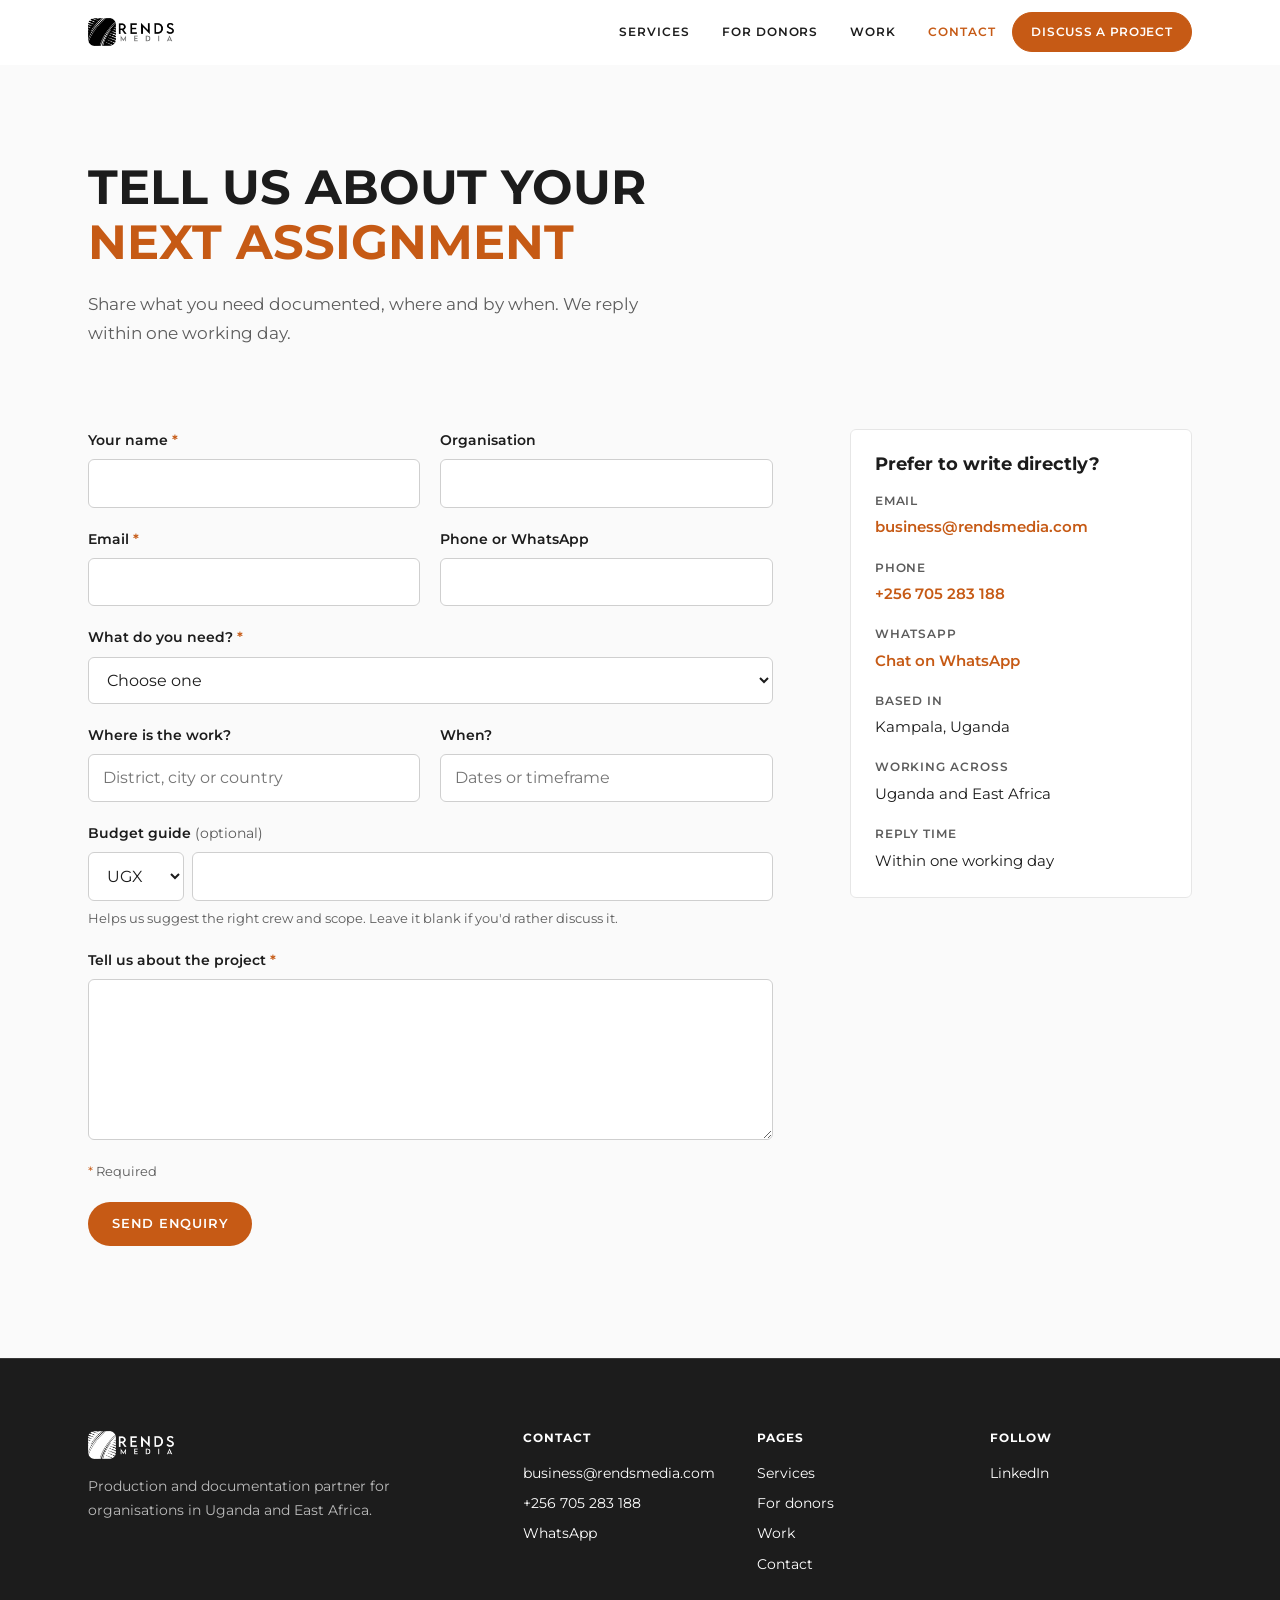
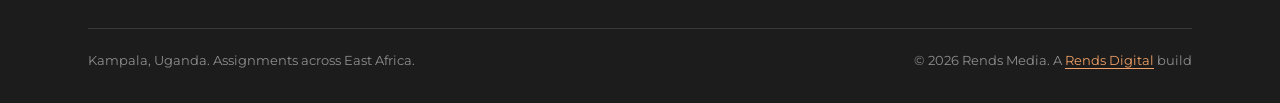
<file: site/contact.html>
<!doctype html>
<html lang="en">
<head>
  <meta charset="utf-8">
  <meta name="viewport" content="width=device-width, initial-scale=1">
  <title>Contact | Rends Media</title>
  <meta name="description" content="Rends Media is a Kampala-based production and documentation partner for NGOs, donors and institutions: impact documentation, independent visual audits, events and corporate communications.">
  <link rel="canonical" href="https://rendsmedia.com/contact.html">
  <meta property="og:type" content="website">
  <meta property="og:site_name" content="Rends Media">
  <meta property="og:title" content="Contact | Rends Media">
  <meta property="og:description" content="Rends Media is a Kampala-based production and documentation partner for NGOs, donors and institutions: impact documentation, independent visual audits, events and corporate communications.">
  <meta property="og:url" content="https://rendsmedia.com/contact.html">
  <meta property="og:image" content="https://rendsmedia.com/assets/img/photos/hero-classroom-1280.jpg">
  <meta name="twitter:card" content="summary_large_image">
  <link rel="icon" href="assets/img/icon-32.png" sizes="32x32">
  <link rel="apple-touch-icon" href="assets/img/icon-180.png">
  <link rel="preconnect" href="https://fonts.googleapis.com">
  <link rel="preconnect" href="https://fonts.gstatic.com" crossorigin>
  <link href="https://fonts.googleapis.com/css2?family=Montserrat:ital,wght@0,300;0,400;0,500;0,600;0,700;1,400;1,500&display=swap" rel="stylesheet">
  <link rel="stylesheet" href="assets/css/main.css?v=16">
</head>
<body>
  <a class="skip-link" href="#main">Skip to content</a>

  <header class="site-header">
    <div class="wrap">
      <a class="logo" href="index.html"><img src="assets/img/logo_black.png" alt="Rends Media" width="640" height="208"></a>
      <nav class="nav" id="site-nav" aria-label="Main">
        <a href="index.html#services">Services</a>
        <a href="donors">For donors</a>
        <a href="portfolio.html">Work</a>
        <a href="contact.html" aria-current="page">Contact</a>
      </nav>
      <a class="button header-cta" href="contact.html">Discuss a project</a>
      <button class="menu-toggle" type="button" aria-expanded="false" aria-controls="site-nav" aria-label="Open menu">
        <svg class="icon-open" viewBox="0 0 24 24" fill="none" stroke="currentColor" stroke-width="2" aria-hidden="true"><path d="M3 6h18M3 12h18M3 18h18"/></svg>
        <svg class="icon-close" viewBox="0 0 24 24" fill="none" stroke="currentColor" stroke-width="2" aria-hidden="true"><path d="M5 5l14 14M19 5L5 19"/></svg>
      </button>
    </div>
  </header>

  <main id="main">
    <section class="page-intro">
      <div class="wrap">
        <h1>Tell us about your <span class="hl">next assignment</span></h1>
        <p class="lead">Share what you need documented, where and by when. We reply within one working day.</p>
      </div>
    </section>

    <section class="contact-section">
      <div class="wrap contact">
        <div class="contact__form" id="form">
          <div class="notice notice--ok" id="notice-sent" role="status" hidden>
            <strong>Thank you, your enquiry has been sent.</strong>
            <span>We'll reply to the email address you gave within one working day.</span>
          </div>
          <div class="notice notice--error" id="notice-error" role="alert" hidden>
            <strong>Your enquiry didn't send.</strong>
            <span>Please check the required fields and try again, or email us directly at <a href="mailto:business@rendsmedia.com">business@rendsmedia.com</a>.</span>
          </div>

          <form class="form" action="contact.php" method="post" novalidate>
            <div class="form__row">
              <div class="field">
                <label for="f-name">Your name <span class="req" aria-hidden="true">*</span></label>
                <input id="f-name" name="name" type="text" autocomplete="name" required maxlength="120">
              </div>
              <div class="field">
                <label for="f-org">Organisation</label>
                <input id="f-org" name="organisation" type="text" autocomplete="organization" maxlength="160">
              </div>
            </div>
            <div class="form__row">
              <div class="field">
                <label for="f-email">Email <span class="req" aria-hidden="true">*</span></label>
                <input id="f-email" name="email" type="email" autocomplete="email" required maxlength="160">
              </div>
              <div class="field">
                <label for="f-phone">Phone or WhatsApp</label>
                <input id="f-phone" name="phone" type="tel" autocomplete="tel" maxlength="40">
              </div>
            </div>

            <div class="field">
              <label for="f-type">What do you need? <span class="req" aria-hidden="true">*</span></label>
              <select id="f-type" name="enquiry" required>
                <option value="">Choose one</option>
                <option value="impact">Impact documentation</option>
                <option value="audit">Visual audit / third-party monitoring</option>
                <option value="events">Event coverage</option>
                <option value="corporate">Corporate content</option>
                <option value="digital">Branding, design or website</option>
                <option value="other">Something else</option>
              </select>
            </div>

            <fieldset class="audit-extra" id="audit-extra" hidden>
              <legend>About the audit</legend>
              <div class="form__row">
                <div class="field">
                  <label for="f-sites">How many projects or sites?</label>
                  <input id="f-sites" name="audit_sites" type="text" maxlength="60" placeholder="e.g. 3 schools">
                </div>
                <div class="field">
                  <label for="f-districts">Which districts or countries?</label>
                  <input id="f-districts" name="audit_locations" type="text" maxlength="200">
                </div>
              </div>
            </fieldset>

            <div class="form__row">
              <div class="field">
                <label for="f-where">Where is the work?</label>
                <input id="f-where" name="location" type="text" maxlength="200" placeholder="District, city or country">
              </div>
              <div class="field">
                <label for="f-when">When?</label>
                <input id="f-when" name="timing" type="text" maxlength="120" placeholder="Dates or timeframe">
              </div>
            </div>

            <div class="field">
              <label for="f-budget">Budget guide <span class="optional">(optional)</span></label>
              <div class="budget">
                <select id="f-currency" name="currency" aria-label="Currency">
                  <option value="UGX">UGX</option>
                  <option value="USD">USD</option>
                </select>
                <input id="f-budget" name="budget" type="text" inputmode="numeric" maxlength="40" aria-describedby="budget-hint">
              </div>
              <p class="hint" id="budget-hint">Helps us suggest the right crew and scope. Leave it blank if you'd rather discuss it.</p>
            </div>

            <div class="field">
              <label for="f-message">Tell us about the project <span class="req" aria-hidden="true">*</span></label>
              <textarea id="f-message" name="message" rows="6" required maxlength="5000"></textarea>
            </div>

            <!-- Spam protection: humans never see or fill these -->
            <div class="hp" aria-hidden="true">
              <label for="f-website">Leave this empty</label>
              <input id="f-website" name="website" type="text" tabindex="-1" autocomplete="off">
            </div>
            <input type="hidden" name="started" id="f-started" value="">

            <p class="form__required"><span class="req" aria-hidden="true">*</span> Required</p>
            <button class="button" type="submit">Send enquiry</button>
          </form>
        </div>

        <aside class="contact__direct" aria-label="Other ways to reach us">
          <h2>Prefer to write directly?</h2>
          <dl>
            <dt>Email</dt>
            <dd><a href="mailto:business@rendsmedia.com">business@rendsmedia.com</a></dd>
            <dt>Phone</dt>
            <dd><a href="tel:+256705283188">+256 705 283 188</a></dd>
            <dt>WhatsApp</dt>
            <dd><a href="https://wa.me/256705283188" target="_blank" rel="noopener">Chat on WhatsApp</a></dd>
            <dt>Based in</dt>
            <dd>Kampala, Uganda</dd>
            <dt>Working across</dt>
            <dd>Uganda and East Africa</dd>
            <dt>Reply time</dt>
            <dd>Within one working day</dd>
          </dl>
        </aside>
      </div>
    </section>
  </main>

  <footer class="site-footer">
    <div class="wrap">
      <div class="footer-grid">
        <div class="footer-brand">
          <img src="assets/img/logo_white.png" alt="Rends Media" width="640" height="208">
          <p>Production and documentation partner for organisations in Uganda and East Africa.</p>
        </div>
        <div>
          <h2>Contact</h2>
          <ul>
            <li><a href="mailto:business@rendsmedia.com">business@rendsmedia.com</a></li>
            <li><a href="tel:+256705283188">+256 705 283 188</a></li>
            <li><a href="https://wa.me/256705283188" target="_blank" rel="noopener">WhatsApp</a></li>
          </ul>
        </div>
        <div>
          <h2>Pages</h2>
          <ul>
            <li><a href="index.html#services">Services</a></li>
            <li><a href="donors">For donors</a></li>
            <li><a href="portfolio.html">Work</a></li>
            <li><a href="contact.html">Contact</a></li>
          </ul>
        </div>
        <div>
          <h2>Follow</h2>
          <ul>
            <li><a href="https://ug.linkedin.com/company/rends" target="_blank" rel="noopener">LinkedIn</a></li>
          </ul>
        </div>
      </div>
      <div class="footer-base">
        <span>Kampala, Uganda. Assignments across East Africa.</span>
        <span>&copy; <span data-year>2026</span> Rends Media. A <a class="credit" href="https://digital.rendsmedia.com" target="_blank" rel="noopener">Rends Digital</a> build</span>
      </div>
    </div>
  </footer>

  <script src="assets/js/main.js?v=13"></script>
</body>
</html>
</file>
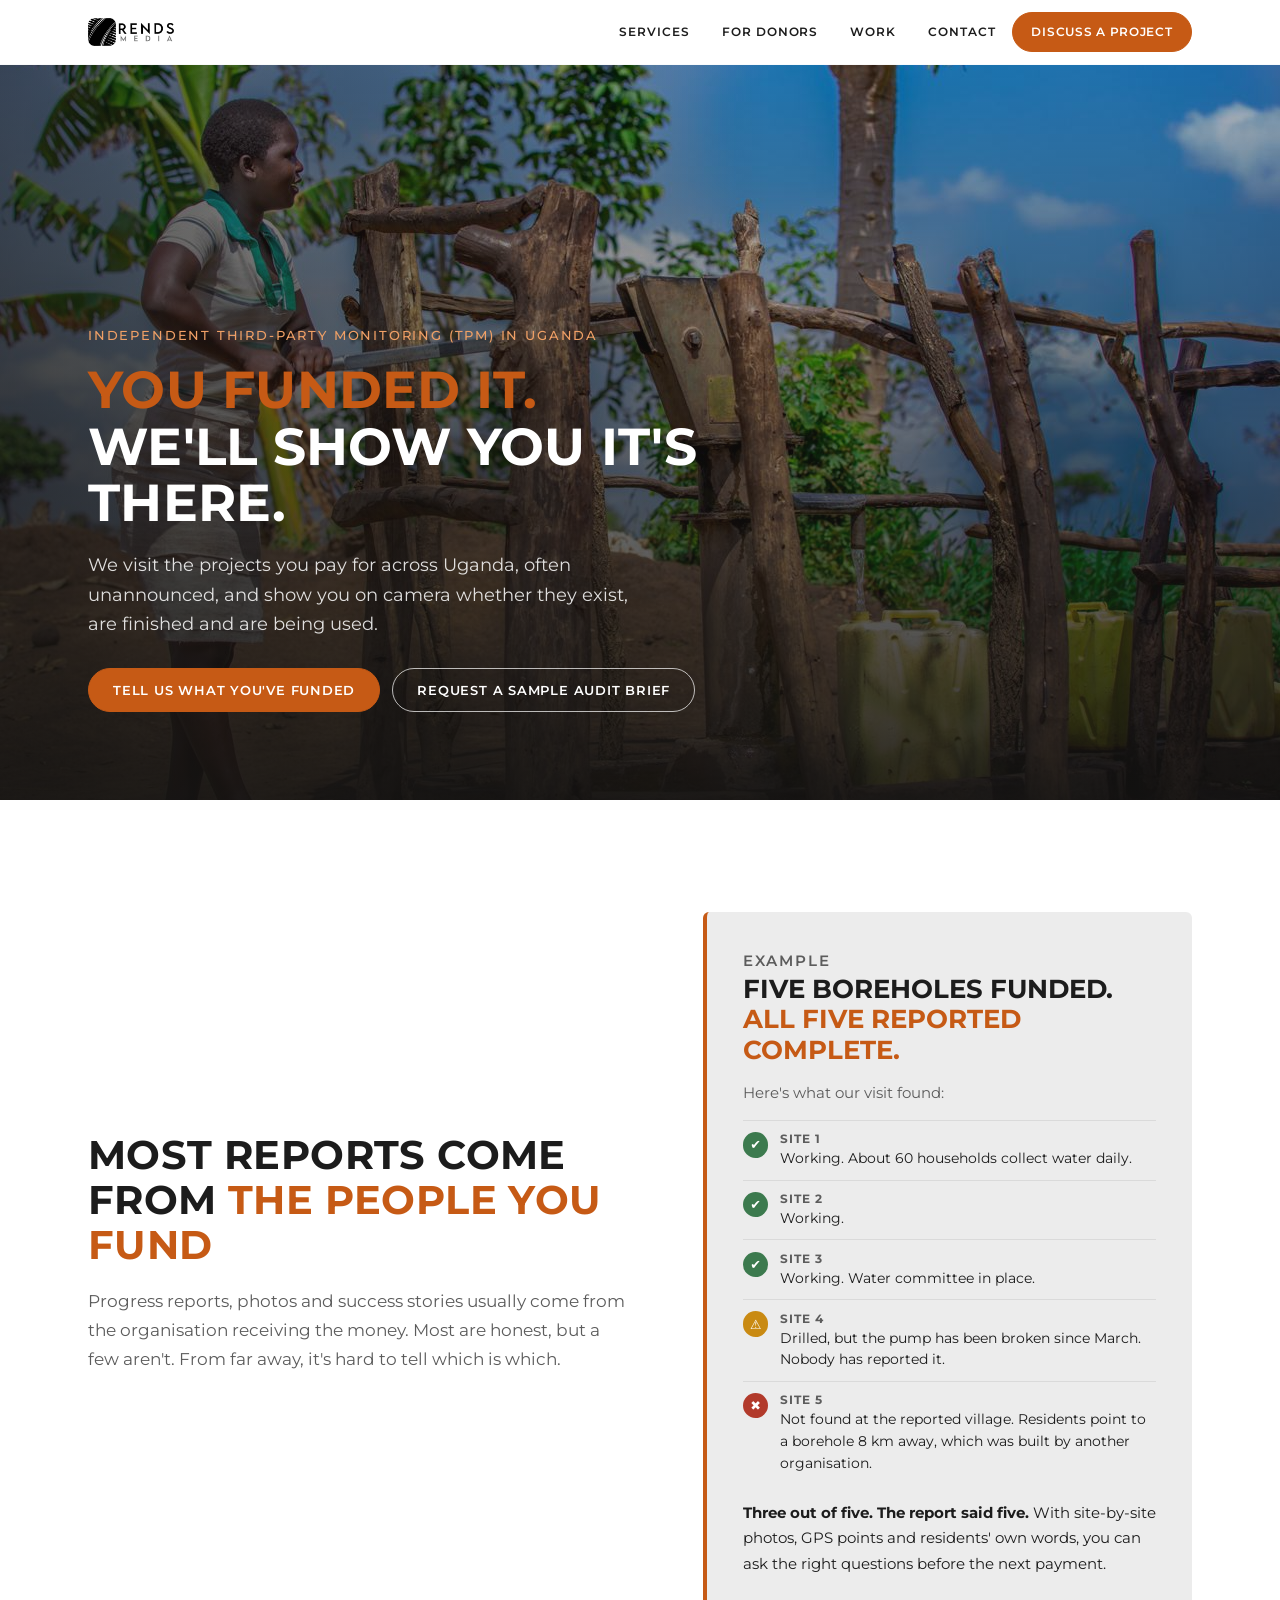
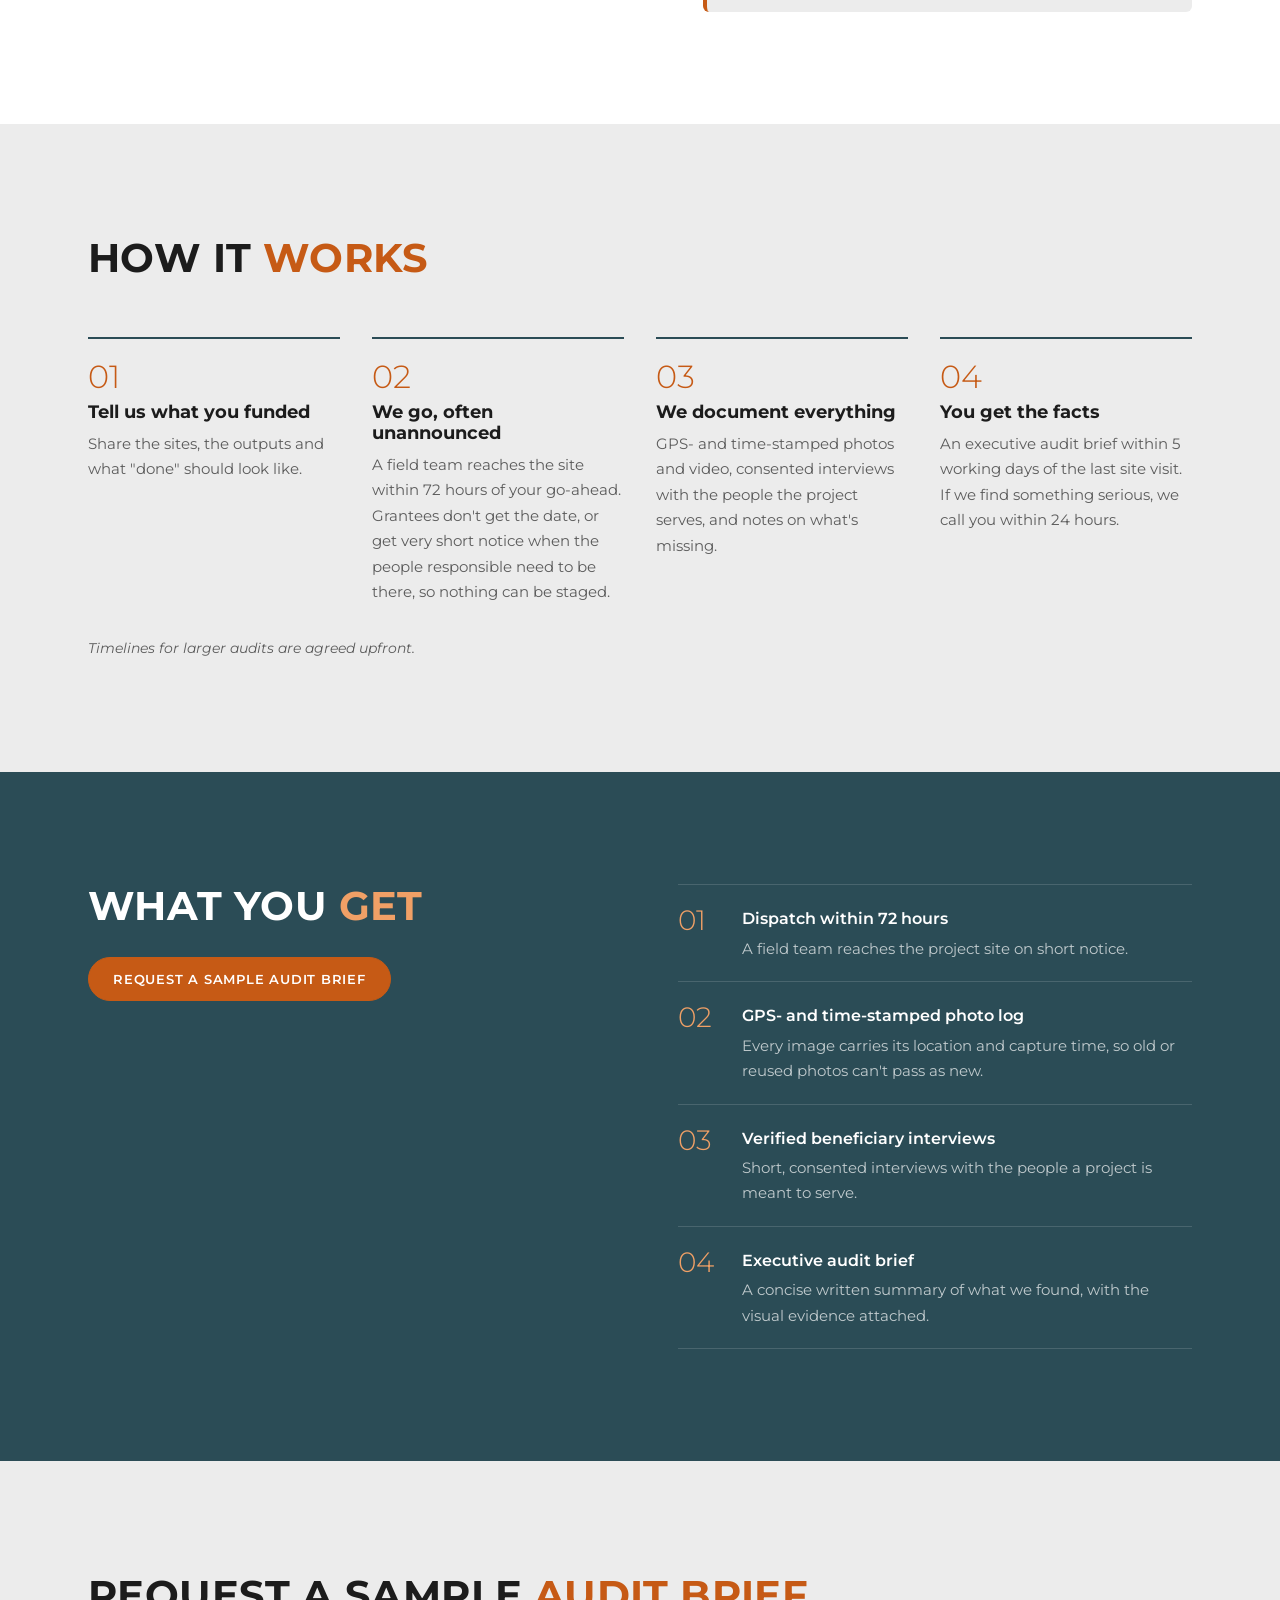
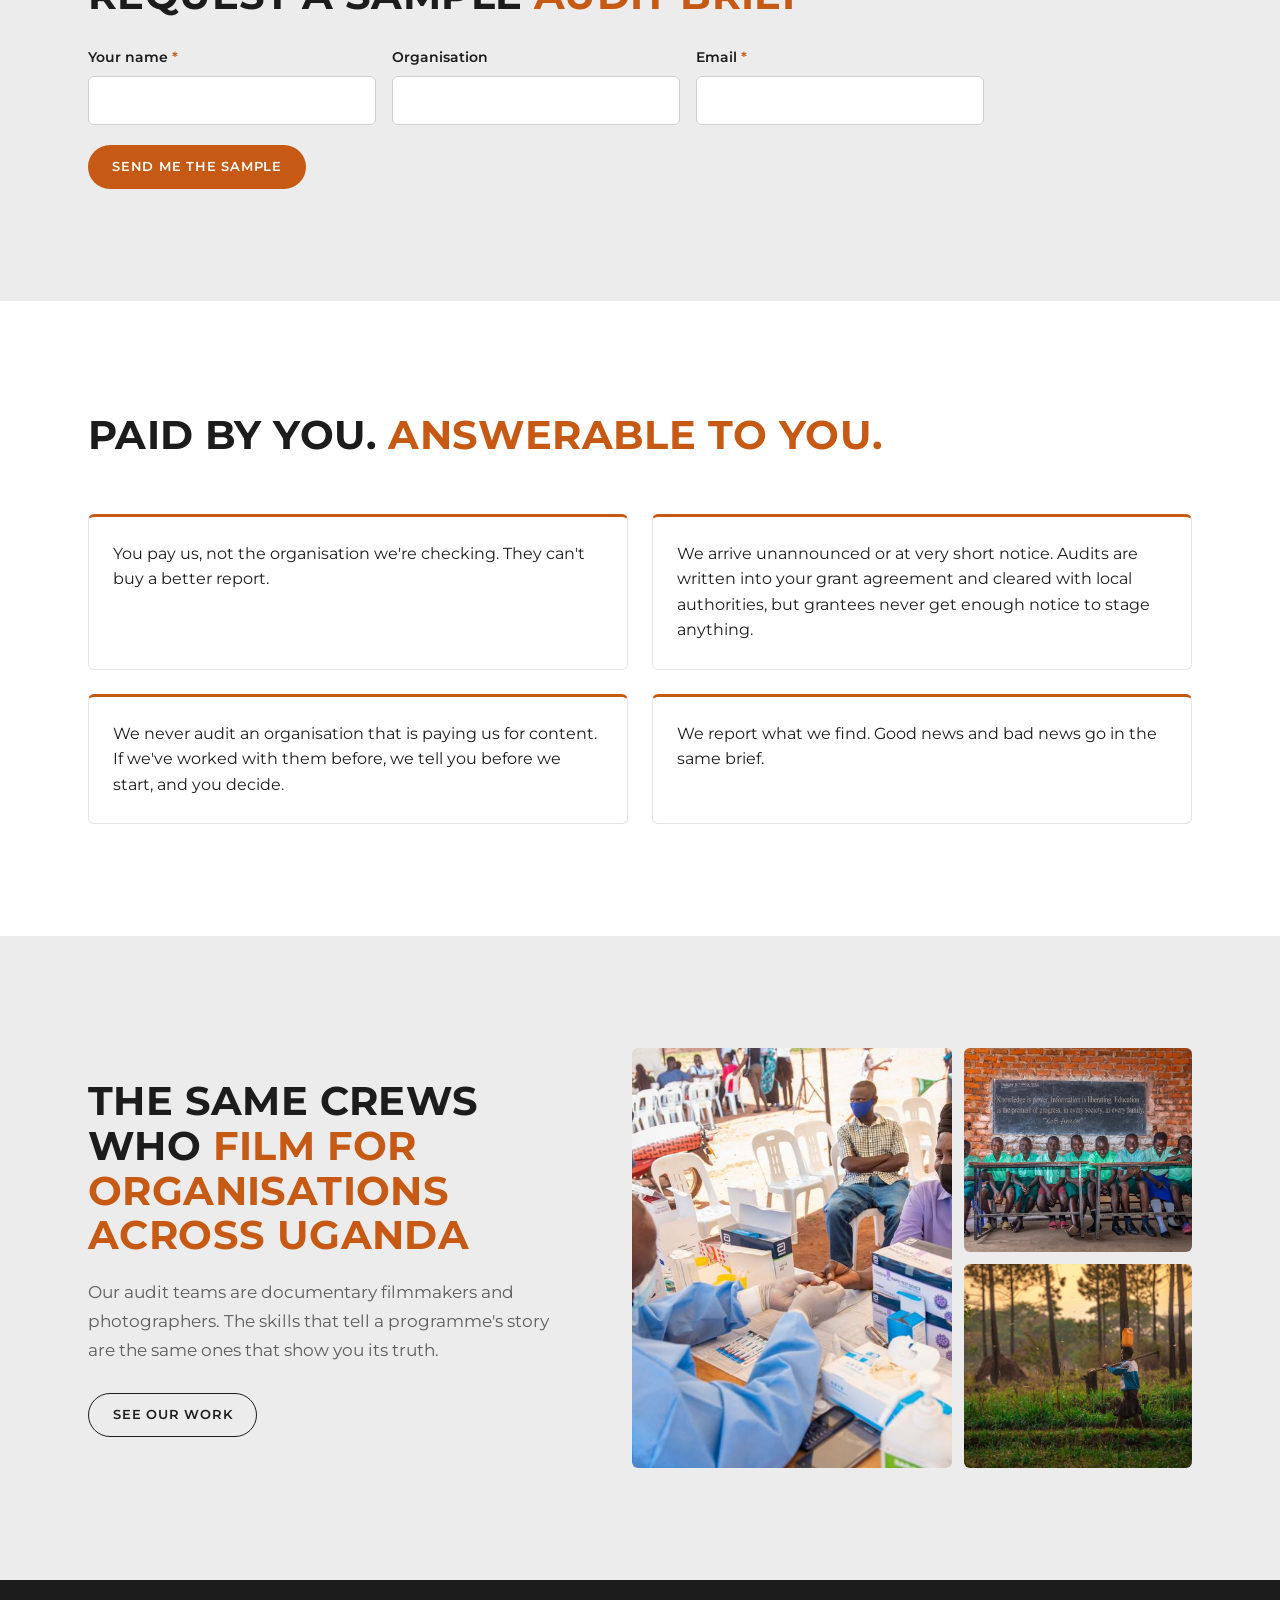
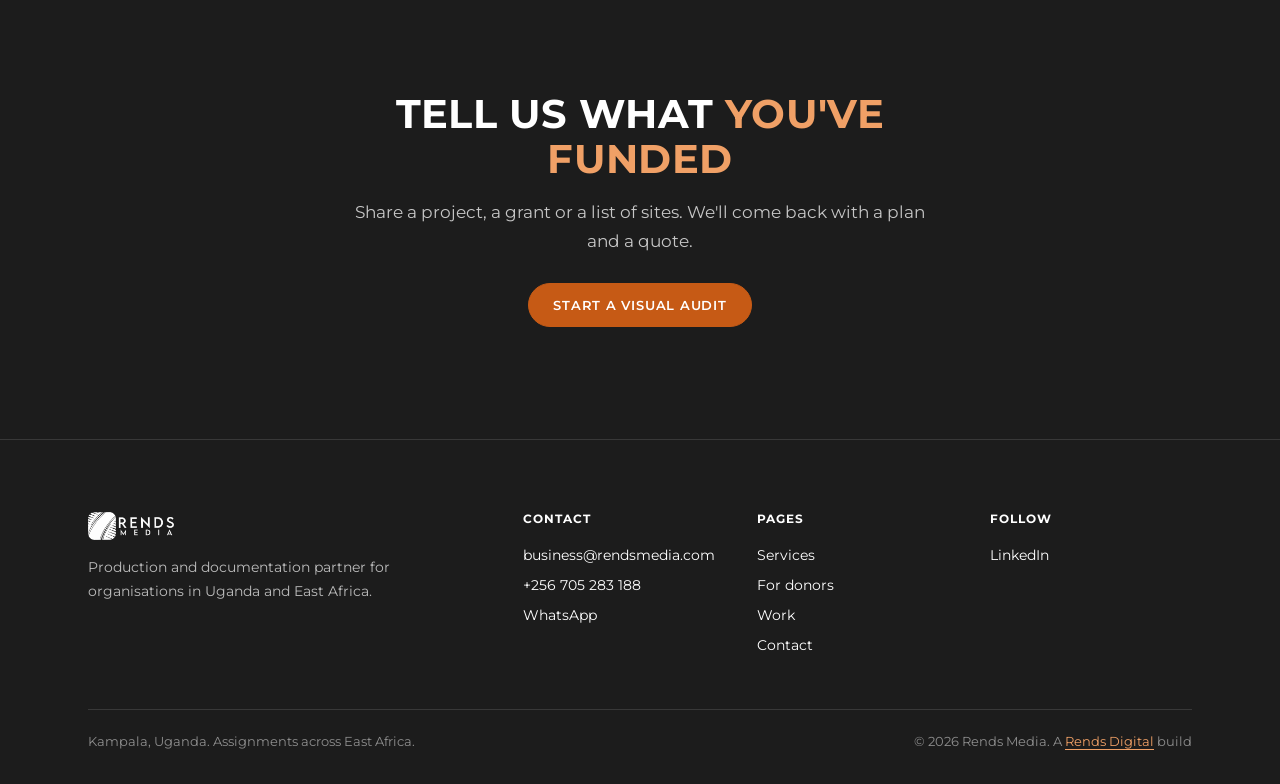
<file: site/donors.html>
<!doctype html>
<html lang="en">
<head>
  <meta charset="utf-8">
  <meta name="viewport" content="width=device-width, initial-scale=1">
  <title>Third-party monitoring in Uganda | Rends Media</title>
  <meta name="description" content="Independent third-party monitoring (TPM) for donors funding projects in Uganda. Site visits within 72 hours, GPS-tagged evidence, a brief in 5 working days.">
  <link rel="canonical" href="https://rendsmedia.com/donors">
  <meta property="og:type" content="website">
  <meta property="og:site_name" content="Rends Media">
  <meta property="og:title" content="You funded it. We'll show you it's there. | Rends Media">
  <meta property="og:description" content="Independent third-party monitoring (TPM) for donors funding projects in Uganda. Site visits within 72 hours, GPS-tagged evidence, a brief in 5 working days.">
  <meta property="og:url" content="https://rendsmedia.com/donors">
  <meta property="og:image" content="https://rendsmedia.com/assets/img/photos/donors-hero-1280.jpg">
  <meta name="twitter:card" content="summary_large_image">
  <link rel="icon" href="assets/img/icon-32.png" sizes="32x32">
  <link rel="apple-touch-icon" href="assets/img/icon-180.png">
  <link rel="preconnect" href="https://fonts.googleapis.com">
  <link rel="preconnect" href="https://fonts.gstatic.com" crossorigin>
  <link href="https://fonts.googleapis.com/css2?family=Montserrat:ital,wght@0,300;0,400;0,500;0,600;0,700;1,400;1,500&display=swap" rel="stylesheet">
  <link rel="stylesheet" href="assets/css/main.css?v=16">
</head>
<body>
  <a class="skip-link" href="#main">Skip to content</a>

  <header class="site-header">
    <div class="wrap">
      <a class="logo" href="index.html"><img src="assets/img/logo_black.png" alt="Rends Media" width="640" height="208"></a>
      <nav class="nav" id="site-nav" aria-label="Main">
        <a href="index.html#services">Services</a>
        <a href="donors">For donors</a>
        <a href="portfolio.html">Work</a>
        <a href="contact.html">Contact</a>
      </nav>
      <a class="button header-cta" href="contact.html">Discuss a project</a>
      <button class="menu-toggle" type="button" aria-expanded="false" aria-controls="site-nav" aria-label="Open menu">
        <svg class="icon-open" viewBox="0 0 24 24" fill="none" stroke="currentColor" stroke-width="2" aria-hidden="true"><path d="M3 6h18M3 12h18M3 18h18"/></svg>
        <svg class="icon-close" viewBox="0 0 24 24" fill="none" stroke="currentColor" stroke-width="2" aria-hidden="true"><path d="M5 5l14 14M19 5L5 19"/></svg>
      </button>
    </div>
  </header>

  <main id="main">

    <section class="hero on-dark" aria-labelledby="hero-title">
      <div class="hero__media">
        <img src="assets/img/photos/donors-hero-1280.jpg" srcset="assets/img/photos/donors-hero-1280.jpg 1280w, assets/img/photos/donors-hero-2400.jpg 2400w" sizes="100vw" alt="A girl pumps water at a community borehole" width="2400" height="1600" fetchpriority="high" style="object-position: 30% 50%">
      </div>
      <div class="wrap">
        <p class="hero__kicker">Independent third-party monitoring (TPM) in Uganda</p>
        <h1 id="hero-title"><span class="hl">You funded it.</span> We'll show you it's there.</h1>
        <p class="hero__text">We visit the projects you pay for across Uganda, often unannounced, and show you on camera whether they exist, are finished and are being used.</p>
        <div class="actions">
          <a class="button" href="contact.html?enquiry=audit">Tell us what you've funded</a>
          <a class="button button--ghost" href="#sample">Request a sample audit brief</a>
        </div>
      </div>
    </section>

    <section class="section section--mist" aria-labelledby="problem-title">
      <div class="wrap donor-problem">
        <div>
          <h2 class="title" id="problem-title">Most reports come from <span class="hl">the people you fund</span></h2>
          <p class="lead">Progress reports, photos and success stories usually come from the organisation receiving the money. Most are honest, but a few aren't. From far away, it's hard to tell which is which.</p>
        </div>
        <aside class="example" aria-labelledby="example-title">
          <p class="example__label">Example</p>
          <h3 id="example-title">Five boreholes funded. <span class="hl">All five reported complete.</span></h3>
          <p>Here's what our visit found:</p>
          <ol class="findings">
            <li class="is-ok"><span class="findings__mark" aria-label="Working">&#10004;</span><span><strong>Site 1</strong> Working. About 60 households collect water daily.</span></li>
            <li class="is-ok"><span class="findings__mark" aria-label="Working">&#10004;</span><span><strong>Site 2</strong> Working.</span></li>
            <li class="is-ok"><span class="findings__mark" aria-label="Working">&#10004;</span><span><strong>Site 3</strong> Working. Water committee in place.</span></li>
            <li class="is-warn"><span class="findings__mark" aria-label="Problem">&#9888;</span><span><strong>Site 4</strong> Drilled, but the pump has been broken since March. Nobody has reported it.</span></li>
            <li class="is-bad"><span class="findings__mark" aria-label="Not found">&#10006;</span><span><strong>Site 5</strong> Not found at the reported village. Residents point to a borehole 8 km away, which was built by another organisation.</span></li>
          </ol>
          <p class="example__outcome"><strong>Three out of five. The report said five.</strong> With site-by-site photos, GPS points and residents' own words, you can ask the right questions before the next payment.</p>
        </aside>
      </div>
    </section>

    <section class="section section--tint" aria-labelledby="how-title">
      <div class="wrap">
        <div class="section-head">
          <h2 class="title" id="how-title">How it <span class="hl">works</span></h2>
        </div>
        <ol class="process">
          <li><h3>Tell us what you funded</h3><p>Share the sites, the outputs and what "done" should look like.</p></li>
          <li><h3>We go, often unannounced</h3><p>A field team reaches the site within 72 hours of your go-ahead. Grantees don't get the date, or get very short notice when the people responsible need to be there, so nothing can be staged.</p></li>
          <li><h3>We document everything</h3><p>GPS- and time-stamped photos and video, consented interviews with the people the project serves, and notes on what's missing.</p></li>
          <li><h3>You get the facts</h3><p>An executive audit brief within 5 working days of the last site visit. If we find something serious, we call you within 24 hours.</p></li>
        </ol>
        <p class="process-note">Timelines for larger audits are agreed upfront.</p>
      </div>
    </section>

    <section class="section section--blue on-dark" aria-labelledby="get-title">
      <div class="wrap">
        <div class="audit">
          <div>
            <h2 class="title" id="get-title">What you <span class="hl">get</span></h2>
            <div class="actions">
              <a class="button" href="#sample">Request a sample audit brief</a>
            </div>
          </div>
          <ol class="steps">
            <li><strong>Dispatch within 72 hours</strong><span>A field team reaches the project site on short notice.</span></li>
            <li><strong>GPS- and time-stamped photo log</strong><span>Every image carries its location and capture time, so old or reused photos can't pass as new.</span></li>
            <li><strong>Verified beneficiary interviews</strong><span>Short, consented interviews with the people a project is meant to serve.</span></li>
            <li><strong>Executive audit brief</strong><span>A concise written summary of what we found, with the visual evidence attached.</span></li>
          </ol>
        </div>
      </div>
    </section>

    <section class="section section--tint" id="sample" aria-labelledby="sample-title">
      <div class="wrap">
        <div class="sample-box">
          <h2 class="title" id="sample-title">Request a sample <span class="hl">audit brief</span></h2>
          <div class="notice notice--ok" id="sample-sent" role="status" hidden>
            <strong>Thank you, your request has been sent.</strong>
            <span>We'll email you the sample brief within one working day.</span>
          </div>
          <div class="notice notice--error" id="sample-error" role="alert" hidden>
            <strong>Your request didn't send.</strong>
            <span>Please check the required fields and try again, or email us directly at <a href="mailto:business@rendsmedia.com">business@rendsmedia.com</a>.</span>
          </div>
          <form class="form sample-form" id="sample-form" action="contact.php" method="post" novalidate>
            <input type="hidden" name="enquiry" value="sample">
            <input type="hidden" name="return" value="donors">
            <div class="sample-form__fields">
              <div class="field">
                <label for="s-name">Your name <span class="req" aria-hidden="true">*</span></label>
                <input id="s-name" name="name" type="text" autocomplete="name" required>
              </div>
              <div class="field">
                <label for="s-org">Organisation</label>
                <input id="s-org" name="organisation" type="text" autocomplete="organization">
              </div>
              <div class="field">
                <label for="s-email">Email <span class="req" aria-hidden="true">*</span></label>
                <input id="s-email" name="email" type="email" autocomplete="email" required>
              </div>
            </div>
            <div class="hp" aria-hidden="true">
              <label for="s-website">Leave this empty</label>
              <input id="s-website" name="website" type="text" tabindex="-1" autocomplete="off">
            </div>
            <input type="hidden" name="started" id="s-started" value="">
            <button class="button" type="submit">Send me the sample</button>
          </form>
        </div>
      </div>
    </section>

    <section class="section section--mist" aria-labelledby="independent-title">
      <div class="wrap">
        <div class="section-head">
          <h2 class="title" id="independent-title">Paid by you. <span class="hl">Answerable to you.</span></h2>
        </div>
        <ul class="pledges">
          <li>You pay us, not the organisation we're checking. They can't buy a better report.</li>
          <li>We arrive unannounced or at very short notice. Audits are written into your grant agreement and cleared with local authorities, but grantees never get enough notice to stage anything.</li>
          <li>We never audit an organisation that is paying us for content. If we've worked with them before, we tell you before we start, and you decide.</li>
          <li>We report what we find. Good news and bad news go in the same brief.</li>
        </ul>
      </div>
    </section>

    <section class="section section--tint" aria-labelledby="craft-title">
      <div class="wrap craft">
        <div>
          <h2 class="title" id="craft-title">The same crews who <span class="hl">film for organisations across Uganda</span></h2>
          <p class="lead">Our audit teams are documentary filmmakers and photographers. The skills that tell a programme's story are the same ones that show you its truth.</p>
          <div class="actions">
            <a class="button button--ghost" href="portfolio.html">See our work</a>
          </div>
        </div>
        <div class="craft__photos">
          <img src="assets/img/work/health-screening-acholi.jpg" alt="A health worker screens a patient at an outdoor table" width="1000" height="668" loading="lazy">
          <img src="assets/img/work/classroom-desks.jpg" alt="Pupils in green uniforms seated at wooden desks under a chalkboard" width="1000" height="667" loading="lazy">
          <img src="assets/img/work/water-at-dusk.jpg" alt="A person carries a jerrycan through a pine forest at sunset" width="1600" height="1067" loading="lazy">
        </div>
      </div>
    </section>

    <section class="section section--dark on-dark cta center" aria-labelledby="cta-title">
      <div class="wrap">
        <h2 class="title" id="cta-title">Tell us what <span class="hl">you've funded</span></h2>
        <p class="lead" style="margin-top:1rem">Share a project, a grant or a list of sites. We'll come back with a plan and a quote.</p>
        <div class="actions">
          <a class="button" href="contact.html?enquiry=audit">Start a visual audit</a>
        </div>
      </div>
    </section>

  </main>

  <footer class="site-footer">
    <div class="wrap">
      <div class="footer-grid">
        <div class="footer-brand">
          <img src="assets/img/logo_white.png" alt="Rends Media" width="640" height="208">
          <p>Production and documentation partner for organisations in Uganda and East Africa.</p>
        </div>
        <div>
          <h2>Contact</h2>
          <ul>
            <li><a href="mailto:business@rendsmedia.com">business@rendsmedia.com</a></li>
            <li><a href="tel:+256705283188">+256 705 283 188</a></li>
            <li><a href="https://wa.me/256705283188" target="_blank" rel="noopener">WhatsApp</a></li>
          </ul>
        </div>
        <div>
          <h2>Pages</h2>
          <ul>
            <li><a href="index.html#services">Services</a></li>
            <li><a href="donors">For donors</a></li>
            <li><a href="portfolio.html">Work</a></li>
            <li><a href="contact.html">Contact</a></li>
          </ul>
        </div>
        <div>
          <h2>Follow</h2>
          <ul>
            <li><a href="https://ug.linkedin.com/company/rends" target="_blank" rel="noopener">LinkedIn</a></li>
          </ul>
        </div>
      </div>
      <div class="footer-base">
        <span>Kampala, Uganda. Assignments across East Africa.</span>
        <span>&copy; <span data-year>2026</span> Rends Media. A <a class="credit" href="https://digital.rendsmedia.com" target="_blank" rel="noopener">Rends Digital</a> build</span>
      </div>
    </div>
  </footer>

  <script src="assets/js/main.js?v=13"></script>
</body>
</html>
</file>
<file: site/assets/css/main.css>
/* Rends Media — main stylesheet (v2)
   Clean black/white base, one warm accent used to highlight key words.
   Montserrat throughout; headings bold uppercase, kept moderate in size. */

:root {
  /* Client palette */
  --accent: #C65A15;        /* accent orange: buttons, highlighted words */
  --bg: #FAFAFA;            /* light page background */
  --ink: #1C1C1C;           /* main text, dark bands */
  --blue: #2B4C56;          /* secondary: audit band, labels */

  --accent-dark: #A84A0F;
  --accent-light: #F0A066;  /* highlight on blue/dark where full orange is too dim */
  --white: #FFFFFF;
  --ink-soft: #2E2E2E;
  --grey: #5C5C5C;
  --grey-light: #9A9A9A;
  --rule: #E6E6E6;
  --mist: #FFFFFF;

  --font: "Montserrat", system-ui, -apple-system, "Segoe UI", sans-serif;

  --page: 74rem;
  --gutter: clamp(1rem, 4vw, 2.5rem);
  --space: clamp(4rem, 9vw, 7rem);
  --radius: 6px;
  --header-h: 4rem;
}

*, *::before, *::after { box-sizing: border-box; }
html { -webkit-text-size-adjust: 100%; scroll-behavior: smooth; scroll-padding-top: var(--header-h); }
@media (prefers-reduced-motion: reduce) { html { scroll-behavior: auto; } *, *::before, *::after { transition: none !important; animation: none !important; } }

body {
  margin: 0; background: var(--bg); color: var(--ink);
  font-family: var(--font); font-size: 1rem; line-height: 1.7; font-weight: 400;
}
img { display: block; max-width: 100%; height: auto; }
[hidden] { display: none !important; }
a { color: inherit; }
p { margin: 0 0 1em; }
h1, h2, h3 { margin: 0; font-weight: 700; line-height: 1.15; }
.hl { color: var(--accent); }

:focus-visible { outline: 2px solid var(--accent); outline-offset: 3px; }

.skip-link { position: absolute; left: -999px; top: .5rem; z-index: 100; background: var(--ink); color: var(--white); padding: .5rem .75rem; }
.skip-link:focus { left: .5rem; }
.visually-hidden { position: absolute !important; width: 1px; height: 1px; overflow: hidden; clip: rect(0 0 0 0); white-space: nowrap; }

.wrap { width: 100%; max-width: var(--page); margin: 0 auto; padding: 0 var(--gutter); }

/* Section title: bold uppercase, the key phrase in the accent colour */
.title {
  font-size: clamp(1.625rem, 3.2vw, 2.5rem); text-transform: uppercase; letter-spacing: .01em; line-height: 1.12;
}
.lead { font-size: 1.0625rem; font-weight: 400; line-height: 1.7; color: var(--grey); max-width: 36rem; }
.center { text-align: center; }
.center .lead { margin-left: auto; margin-right: auto; }

/* ---------- Buttons ---------- */
.button {
  display: inline-flex; align-items: center; justify-content: center;
  min-height: 2.75rem; padding: .7rem 1.5rem; border-radius: 999px;
  background: var(--accent); color: var(--white); border: 1.5px solid var(--accent);
  font: 600 .8125rem/1 var(--font); letter-spacing: .06em; text-transform: uppercase; text-decoration: none;
  transition: background-color .15s ease, border-color .15s ease, color .15s ease;
}
.button:hover { background: var(--accent-dark); border-color: var(--accent-dark); }
.button--dark { background: var(--ink); border-color: var(--ink); }
.button--dark:hover { background: var(--ink-soft); border-color: var(--ink-soft); }
.button--ghost { background: transparent; color: var(--ink); border-color: var(--ink); }
.button--ghost:hover { background: var(--ink); color: var(--white); border-color: var(--ink); }
.on-dark .button--ghost { color: var(--white); border-color: rgba(255,255,255,.7); }
.on-dark .button--ghost:hover { background: var(--white); color: var(--ink); border-color: var(--white); }
.actions { display: flex; flex-wrap: wrap; gap: .75rem; margin-top: 1.75rem; }
.center .actions { justify-content: center; }
.text-link { font-weight: 600; font-size: .8125rem; letter-spacing: .06em; text-transform: uppercase; color: var(--accent); text-decoration: none; }
.text-link:hover { text-decoration: underline; text-underline-offset: .3em; }

/* ---------- Sticky header ---------- */
.site-header {
  position: fixed; top: 0; left: 0; right: 0; z-index: 50; background: rgba(255,255,255,.97);
  border-bottom: 1px solid transparent; transition: border-color .2s ease, box-shadow .2s ease;
}
.site-header.is-scrolled { border-bottom-color: var(--rule); box-shadow: 0 6px 20px rgba(30,28,27,.06); }
.site-header .wrap { display: flex; align-items: center; gap: 1rem; min-height: var(--header-h); }
.logo { display: block; margin-right: auto; }
.logo img { height: 1.75rem; width: auto; }
body { padding-top: var(--header-h); }
.nav { display: flex; align-items: center; gap: 2rem; }
.nav a { text-decoration: none; font-size: .75rem; font-weight: 600; letter-spacing: .08em; text-transform: uppercase; }
.nav a:hover, .nav a[aria-current="page"] { color: var(--accent); }
.header-cta { padding: .6rem 1.15rem; min-height: 2.5rem; font-size: .75rem; }
.menu-toggle { display: none; }

@media (max-width: 52rem) {
  .logo img { height: 1.5rem; }
  .menu-toggle {
    display: inline-grid; place-items: center; width: 2.75rem; height: 2.75rem; padding: 0;
    background: none; border: 0; color: var(--ink); cursor: pointer;
  }
  .menu-toggle svg { width: 1.5rem; height: 1.5rem; }
  .menu-toggle .icon-close { display: none; }
  .menu-toggle[aria-expanded="true"] .icon-open { display: none; }
  .menu-toggle[aria-expanded="true"] .icon-close { display: block; }
  .nav {
    display: none; position: absolute; top: 100%; left: 0; right: 0;
    flex-direction: column; align-items: stretch; gap: 0;
    background: var(--white); border-bottom: 1px solid var(--rule); box-shadow: 0 12px 24px rgba(30,28,27,.08);
    padding: .25rem var(--gutter) 1rem;
  }
  .nav.is-open { display: flex; }
  .nav a { padding: 1rem 0; border-bottom: 1px solid var(--rule); font-size: .8125rem; }
  .nav a:last-child { border-bottom: 0; }
}
@media (max-width: 22rem) { .header-cta { padding: .55rem .8rem; letter-spacing: .03em; } }

/* ---------- Hero ---------- */
.hero {
  position: relative; display: grid; align-items: end;
  min-height: min(88vh, 46rem); color: var(--white); overflow: hidden; background: var(--ink);
}
.hero__media { position: absolute; inset: 0; }
.hero__media img, .hero__media video { width: 100%; height: 100%; object-fit: cover; object-position: 60% 45%; }
.hero__media::after {
  content: ""; position: absolute; inset: 0;
  background: linear-gradient(to top, rgba(20,19,18,.9) 0%, rgba(20,19,18,.55) 45%, rgba(20,19,18,.2) 100%), linear-gradient(to right, rgba(20,19,18,.55) 0%, rgba(20,19,18,0) 60%);
}
.hero .wrap { position: relative; padding-top: 6rem; padding-bottom: clamp(3rem, 8vw, 5.5rem); }
.hero__kicker { font-size: .8125rem; font-weight: 500; letter-spacing: .14em; text-transform: uppercase; color: var(--accent-light); margin-bottom: 1rem; }
.hero h1 {
  font-size: clamp(1.875rem, 4.2vw, 3.25rem); text-transform: uppercase; line-height: 1.08; letter-spacing: .005em; max-width: 18ch;
}
.hero p.hero__text { max-width: 34rem; margin-top: 1.25rem; color: rgba(255,255,255,.85); font-size: 1.125rem; font-weight: 400; line-height: 1.65; }

/* Placeholder until real photography arrives */
.ph {
  position: absolute; inset: 0; display: grid; place-items: center; text-align: center; padding: 1rem;
  font-size: .8125rem; color: rgba(255,255,255,.55);
  background: radial-gradient(120% 90% at 70% 30%, #4a4440 0%, #2a2724 55%, #1b1a19 100%);
}
.ph--light { color: var(--grey-light); background: linear-gradient(135deg, #ECE8E3, #DCD6CF); }

/* ---------- Trusted by ---------- */
.trusted { padding: clamp(2.5rem, 5vw, 3.5rem) 0; background: var(--white); }
.trusted__label { text-align: center; font-size: .75rem; font-weight: 600; letter-spacing: .14em; text-transform: uppercase; color: var(--grey); margin-bottom: 1.75rem; }
.logos { list-style: none; margin: 0; padding: 0; display: grid; grid-template-columns: repeat(6, minmax(0, 1fr)); gap: 1.5rem 2.5rem; align-items: center; }
.logos li { display: grid; place-items: center; height: 3.5rem; }
.logos img { height: 2.75rem; max-width: 100%; width: auto; object-fit: contain; filter: grayscale(1); opacity: .85; transition: filter .2s ease, opacity .2s ease; }
.logos li:hover img { filter: none; opacity: 1; }
.logo-ph { width: 100%; height: 2.25rem; border-radius: var(--radius); background: #F0F0F0; display: grid; place-items: center; font-size: .6875rem; color: var(--grey-light); }
@media (max-width: 52rem) { .logos { grid-template-columns: repeat(3, minmax(0, 1fr)); } }

/* ---------- Generic sections ---------- */
.section { padding: var(--space) 0; }
.section--mist { background: var(--white); }
.section--tint { background: #ECECEC; }
.section.intro { padding: calc(var(--space) * .75) 0; }
.section--dark { background: var(--ink); color: var(--white); }
.section--blue { background: var(--blue); color: var(--white); }
.section--blue .lead { color: rgba(255,255,255,.8); }
.section--blue .hl, .section--dark .hl { color: var(--accent-light); }
.section--dark .lead { color: rgba(255,255,255,.75); }
.section-head { margin-bottom: clamp(2.25rem, 5vw, 3.5rem); }
.section-head .lead { margin-top: 1rem; margin-bottom: 0; }
.split-head { display: flex; justify-content: space-between; align-items: end; gap: 1.5rem; flex-wrap: wrap; }

/* ---------- Intro ---------- */
.intro .title { max-width: 22ch; margin: 0 auto; }
.intro .lead { margin-top: 1.25rem; font-size: 1.125rem; }

/* ---------- Service cards ---------- */
.cards { display: grid; grid-template-columns: repeat(4, minmax(0, 1fr)); gap: clamp(1rem, 2vw, 1.5rem); }
.card { background: var(--white); border: 1px solid var(--rule); border-radius: var(--radius); overflow: hidden; display: flex; flex-direction: column; }
.card__media { position: relative; aspect-ratio: 4 / 3; background: #E9E9E9; overflow: hidden; }
.card__media img { width: 100%; height: 100%; object-fit: cover; }
.card__body { padding: 1.35rem 1.35rem 1.5rem; display: flex; flex-direction: column; flex: 1; }
.card h3 { font-size: 1.125rem; font-weight: 700; letter-spacing: -.005em; }
.card__for { font-size: .8125rem; color: var(--blue); font-weight: 500; font-style: italic; margin: .3rem 0 .85rem; }
.card p { font-size: .9375rem; color: var(--grey); }
.card ul { list-style: none; padding: 0; margin: 0 0 1.25rem; font-size: .875rem; }
.card li { padding: .4rem 0; border-top: 1px solid var(--rule); }
.card .text-link { margin-top: auto; }
@media (max-width: 64rem) { .cards { grid-template-columns: repeat(2, minmax(0, 1fr)); } }
@media (max-width: 36rem) { .cards { grid-template-columns: 1fr; } .card__media { aspect-ratio: 16 / 9; } }

/* ---------- Visual audit band ---------- */
.audit { display: grid; grid-template-columns: minmax(0, 1fr) minmax(0, 1fr); gap: clamp(2rem, 6vw, 5rem); align-items: start; }
.audit .lead { margin-top: 1.25rem; }
.audit__note { font-size: .875rem; color: rgba(255,255,255,.6); max-width: 34rem; margin-top: 1rem; }
.steps { list-style: none; padding: 0; margin: 0; counter-reset: step; }
.steps li { counter-increment: step; display: grid; grid-template-columns: 3rem 1fr; gap: .2rem 1rem; padding: 1.25rem 0; border-top: 1px solid rgba(255,255,255,.14); }
.steps li:last-child { border-bottom: 1px solid rgba(255,255,255,.14); }
.steps li::before { content: counter(step, decimal-leading-zero); grid-row: span 2; font-weight: 300; font-size: 1.75rem; color: var(--accent-light); line-height: 1.1; }
.steps strong { font-size: 1rem; font-weight: 600; }
.steps span { font-size: .9375rem; color: rgba(255,255,255,.7); }
@media (max-width: 52rem) { .audit { grid-template-columns: 1fr; } }

/* ---------- Film thumbnails ---------- */
.films { display: grid; grid-template-columns: repeat(2, minmax(0, 1fr)); gap: clamp(1rem, 2vw, 1.5rem); }
.film { position: relative; display: block; aspect-ratio: 16 / 9; border-radius: var(--radius); overflow: hidden; color: var(--white); text-decoration: none; background: var(--ink); }
.film__media { position: absolute; inset: 0; transition: transform .5s ease; }
.film__media img { width: 100%; height: 100%; object-fit: cover; }
.film::after { content: ""; position: absolute; inset: 0; background: linear-gradient(to top, rgba(20,19,18,.9) 0%, rgba(20,19,18,.35) 50%, rgba(20,19,18,.1) 100%); }
.film__tag, .film__play, .film__info { position: absolute; z-index: 1; }
.film__tag { top: 1rem; left: 1.1rem; font-size: .6875rem; font-weight: 500; letter-spacing: .1em; text-transform: uppercase; color: rgba(255,255,255,.9); }
.film__play {
  top: 50%; left: 50%; width: 3.75rem; height: 3.75rem; margin: -1.875rem 0 0 -1.875rem;
  display: grid; place-items: center; border-radius: 50%;
  border: 1.5px solid rgba(255,255,255,.75); background: rgba(20,19,18,.35);
  transition: background-color .2s ease, border-color .2s ease;
}
.film__play svg { width: 1.1rem; height: 1.1rem; margin-left: 3px; fill: currentColor; }
.film__info { left: 1.1rem; right: 1.1rem; bottom: 1rem; }
.film__title { display: block; font-size: 1.125rem; font-weight: 600; line-height: 1.3; }
.film__meta { display: block; margin-top: .3rem; font-size: .8125rem; font-style: italic; color: rgba(255,255,255,.72); }
.film:hover .film__media { transform: scale(1.04); }
.film:hover .film__play { background: var(--accent); border-color: var(--accent); }
@media (max-width: 52rem) { .films { grid-template-columns: 1fr; } .film { aspect-ratio: 16 / 9; } }

/* ---------- Process ---------- */
.process { list-style: none; padding: 0; margin: 0; display: grid; grid-template-columns: repeat(4, minmax(0, 1fr)); gap: 1.5rem clamp(1rem, 3vw, 2rem); counter-reset: phase; }
.process li { counter-increment: phase; padding-top: 1.25rem; border-top: 2px solid var(--blue); }
.process h3 { font-size: 1.125rem; font-weight: 700; margin-bottom: .5rem; }
.process h3::before { content: counter(phase, decimal-leading-zero); display: block; font-size: 2rem; font-weight: 300; color: var(--accent); line-height: 1.1; margin-bottom: .5rem; }
.process p { font-size: .9375rem; color: var(--grey); margin: 0; }
@media (max-width: 52rem) { .process { grid-template-columns: repeat(2, minmax(0, 1fr)); } }
@media (max-width: 30rem) { .process { grid-template-columns: 1fr; } }

/* ---------- Closing CTA ---------- */
.cta .title { max-width: 20ch; margin: 0 auto; }

/* ---------- Footer ---------- */
.site-footer { border-top: 1px solid rgba(255,255,255,.12); background: var(--ink); color: rgba(255,255,255,.7); padding: clamp(3rem, 6vw, 4.5rem) 0 2rem; font-size: .875rem; }
.site-footer a { color: var(--white); text-decoration: none; }
.site-footer a:hover { color: var(--accent); }
.footer-grid { display: grid; grid-template-columns: 2fr 1fr 1fr 1fr; gap: 2rem; }
.footer-grid h2 { font-size: .75rem; letter-spacing: .08em; text-transform: uppercase; color: var(--white); margin-bottom: .9rem; }
.footer-grid ul { list-style: none; padding: 0; margin: 0; }
.footer-grid li { padding: .2rem 0; }
.footer-brand img { height: 1.75rem; width: auto; margin-bottom: 1rem; }
.footer-brand p { max-width: 22rem; }
.footer-base { margin-top: 3rem; padding-top: 1.25rem; border-top: 1px solid rgba(255,255,255,.12); display: flex; justify-content: space-between; gap: 1rem; flex-wrap: wrap; font-size: .8125rem; color: rgba(255,255,255,.5); }
@media (max-width: 52rem) { .footer-grid { grid-template-columns: 1fr 1fr; } .footer-brand { grid-column: 1 / -1; } }

/* ---------- Interior pages ---------- */
.page-intro { padding: clamp(3.5rem, 8vw, 6rem) 0 clamp(3rem, 6vw, 4rem); }
.page-intro h1 { font-size: clamp(1.875rem, 4vw, 3rem); text-transform: uppercase; max-width: 20ch; }
.page-intro .lead { margin-top: 1.25rem; }

/* ---------- From the field: photo grid ---------- */
.gallery { display: grid; grid-template-columns: repeat(4, minmax(0, 1fr)); grid-auto-rows: clamp(10rem, 16vw, 14rem); grid-auto-flow: dense; gap: clamp(.5rem, 1.2vw, .875rem); }
.shot { position: relative; margin: 0; overflow: hidden; border-radius: var(--radius); background: #E9E9E9; }
.shot img { width: 100%; height: 100%; object-fit: cover; transition: transform .6s ease; }
.shot--wide { grid-column: span 2; }
.shot--tall { grid-row: span 2; }
.shot figcaption {
  position: absolute; left: 0; right: 0; bottom: 0; padding: 2rem .9rem .75rem;
  background: linear-gradient(to top, rgba(20,20,20,.75), rgba(20,20,20,0));
  color: var(--white); font-size: .75rem; font-weight: 500; line-height: 1.35;
}
.shot:hover img { transform: scale(1.03); }
@media (max-width: 52rem) {
  .gallery { grid-template-columns: repeat(2, minmax(0, 1fr)); grid-auto-rows: 9.5rem; }
  .shot--tall { grid-row: span 2; }
}

/* ---------- Video player (lightbox) ---------- */
.film__title { font-size: 1.25rem; }
.player { width: min(92vw, 68rem); max-width: none; padding: 0; border: 0; background: #000; overflow: visible; }
.player::backdrop { background: rgba(10,10,10,.88); }
.player__frame { aspect-ratio: 16 / 9; }
.player__frame iframe { width: 100%; height: 100%; border: 0; display: block; }
.player__close {
  position: absolute; top: -3rem; right: 0; width: 2.5rem; height: 2.5rem; display: grid; place-items: center;
  background: none; border: 0; color: var(--white); cursor: pointer;
}
.player__close svg { width: 1.5rem; height: 1.5rem; }
@media (max-width: 52rem) { .film__title { font-size: 1.0625rem; } }

/* ---------- Photo viewer (tap a Work photo to enlarge) ---------- */
.gallery--work .shot { cursor: zoom-in; }
.gallery--work .shot:focus-visible { outline: 3px solid var(--accent); outline-offset: 3px; }
.viewer { width: 100vw; height: 100dvh; max-width: none; max-height: none; margin: 0; padding: 0; border: 0; background: transparent; overflow: hidden; }
.viewer::backdrop { background: rgba(10,10,10,.96); }
html:has(.viewer[open]) { overflow: hidden; }
.viewer[open] { display: grid; place-items: center; }
.viewer__figure { margin: 0; display: grid; justify-items: center; gap: .875rem; padding: 4rem 4.5rem 3.5rem; max-width: 100%; }
.viewer__img { max-width: 100%; max-height: calc(100dvh - 9rem); width: auto; height: auto; object-fit: contain; border-radius: var(--radius); background: #111; user-select: none; -webkit-user-drag: none; transition: opacity .2s ease; }
.viewer__img.is-loading { opacity: .35; }
.viewer__caption { color: rgba(255,255,255,.85); font-size: .875rem; font-weight: 500; text-align: center; max-width: 48rem; }
.viewer__count { position: absolute; top: 1.35rem; left: 1.5rem; margin: 0; color: rgba(255,255,255,.6); font-size: .75rem; font-weight: 600; letter-spacing: .12em; }
.viewer__btn { position: absolute; display: grid; place-items: center; width: 3rem; height: 3rem; padding: 0; border: 0; border-radius: 50%; background: rgba(255,255,255,.08); color: var(--white); cursor: pointer; transition: background .2s ease; }
.viewer__btn:hover, .viewer__btn:focus-visible { background: var(--accent); outline: none; }
.viewer__btn svg { width: 1.375rem; height: 1.375rem; }
.viewer__close { top: .75rem; right: .75rem; }
.viewer__prev { left: 1rem; top: 50%; transform: translateY(-50%); }
.viewer__next { right: 1rem; top: 50%; transform: translateY(-50%); }
@media (max-width: 52rem) {
  .viewer__figure { padding: 3.75rem .75rem 5.5rem; }
  .viewer__img { max-height: calc(100dvh - 11rem); }
  .viewer__prev, .viewer__next { top: auto; bottom: 1.25rem; transform: none; }
  .viewer__prev { left: calc(50% - 3.75rem); }
  .viewer__next { right: calc(50% - 3.75rem); }
}

/* ---------- Contact page ---------- */
.contact-section { padding: 0 0 var(--space); }
.contact { display: grid; grid-template-columns: minmax(0, 2fr) minmax(0, 1fr); gap: clamp(2rem, 6vw, 5rem); align-items: start; }
.form { display: grid; gap: 1.25rem; }
.form__row { display: grid; grid-template-columns: 1fr 1fr; gap: 1.25rem; }
.field { display: grid; gap: .4rem; }
.field label, .audit-extra legend { font-size: .875rem; font-weight: 600; }
.req { color: var(--accent); }
.optional { font-weight: 400; color: var(--grey); }
.field input, .field select, .field textarea {
  width: 100%; font: 400 1rem/1.4 var(--font); color: var(--ink);
  background: var(--white); border: 1px solid #CFCFCF; border-radius: var(--radius); padding: .75rem .85rem;
}
.field textarea { resize: vertical; min-height: 9rem; }
.field input:focus, .field select:focus, .field textarea:focus { outline: 2px solid var(--accent); outline-offset: 0; border-color: var(--accent); }
.field [aria-invalid="true"] { border-color: #B3261E; }
.budget { display: grid; grid-template-columns: 6rem 1fr; gap: .5rem; }
.hint { font-size: .8125rem; color: var(--grey); margin: 0; }
.audit-extra { border: 1px solid var(--rule); border-left: 3px solid var(--blue); border-radius: var(--radius); padding: 1rem 1.1rem 1.1rem; margin: 0; background: var(--white); }
.audit-extra legend { padding: 0 .35rem; }
.audit-extra .form__row { margin-top: .5rem; }
.form__required { font-size: .8125rem; color: var(--grey); margin: 0; }
.form .button { justify-self: start; border: 0; cursor: pointer; }
.hp { position: absolute; left: -9999px; width: 1px; height: 1px; overflow: hidden; }
.notice { display: grid; gap: .25rem; padding: 1rem 1.1rem; border-radius: var(--radius); margin-bottom: 1.5rem; font-size: .9375rem; }
.notice--ok { background: #E8F1EC; border-left: 3px solid #2E7D4F; }
.notice--error { background: #FBEAE8; border-left: 3px solid #B3261E; }
.contact__direct { background: var(--white); border: 1px solid var(--rule); border-radius: var(--radius); padding: 1.5rem; position: sticky; top: calc(var(--header-h) + 1.5rem); }
.contact__direct h2 { font-size: 1.125rem; margin-bottom: 1rem; }
.contact__direct dl { margin: 0; display: grid; gap: .2rem; }
.contact__direct dt { font-size: .75rem; font-weight: 600; letter-spacing: .08em; text-transform: uppercase; color: var(--grey); margin-top: .9rem; }
.contact__direct dt:first-child { margin-top: 0; }
.contact__direct dd { margin: 0; font-size: .9375rem; }
.contact__direct a { color: var(--accent); font-weight: 600; text-decoration: none; }
.contact__direct a:hover { text-decoration: underline; }
@media (max-width: 52rem) {
  .contact { grid-template-columns: 1fr; }
  .contact__direct { position: static; order: -1; }
  .form__row { grid-template-columns: 1fr; }
}

/* ---------- Trusted by: rotating single line on phones ---------- */
@media (max-width: 52rem) {
  .logos-viewport { overflow: hidden; -webkit-mask-image: linear-gradient(to right, transparent, #000 8%, #000 92%, transparent); mask-image: linear-gradient(to right, transparent, #000 8%, #000 92%, transparent); }
  .logos.is-marquee { display: flex; width: max-content; gap: 2.5rem; animation: logos-scroll 28s linear infinite; }
  .logos.is-marquee li { flex: 0 0 auto; height: 3rem; }
  .logos.is-marquee img { height: 2.25rem; max-width: none; }
  .logos-viewport:active .logos.is-marquee, .logos-viewport:hover .logos.is-marquee { animation-play-state: paused; }
}
@keyframes logos-scroll { from { transform: translateX(0); } to { transform: translateX(calc(-50% - 1.25rem)); } }
@media (max-width: 52rem) and (prefers-reduced-motion: reduce) {
  .logos-viewport { overflow-x: auto; -webkit-mask-image: none; mask-image: none; }
  .logos.is-marquee { animation: none; }
}
.logos:not(.is-marquee) .logos__copy { display: none; }

/* ---------- Work page ---------- */
.work-intro { background: #ECECEC; padding-bottom: clamp(2.5rem, 5vw, 3.5rem); }
.filters-wrap { display: flex; flex-wrap: wrap; gap: .75rem 2.5rem; margin-top: 2rem; }
.filters-wrap .filters { margin-top: 0; align-items: center; }
.filters__label { font-size: .6875rem; font-weight: 600; letter-spacing: .14em; text-transform: uppercase; color: var(--grey); margin-right: .25rem; }
.work-intro .filter { background: var(--white); }
.work-intro .filter.is-active { background: var(--ink); }
.filters { display: flex; flex-wrap: wrap; gap: .5rem; margin-top: 2rem; }
.filter {
  font: 600 .75rem/1 var(--font); letter-spacing: .08em; text-transform: uppercase;
  padding: .7rem 1.2rem; min-height: 2.5rem; border-radius: 999px; cursor: pointer;
  background: transparent; color: var(--ink); border: 1.5px solid #CFCFCF;
  transition: background-color .15s ease, border-color .15s ease, color .15s ease;
}
.filter:hover { border-color: var(--ink); }
.filter.is-active { background: var(--ink); border-color: var(--ink); color: var(--white); }
.work-films .films { grid-template-columns: repeat(3, minmax(0, 1fr)); }
.work-films .film__title { font-size: 1.0625rem; }
@media (max-width: 64rem) { .work-films .films { grid-template-columns: repeat(2, minmax(0, 1fr)); } }
@media (max-width: 52rem) { .work-films .films { grid-template-columns: 1fr; } }
.is-filtered-out { display: none !important; }

@media (max-width: 36rem) {
  .filters-wrap { gap: 1rem; }
  .filters-wrap .filters { gap: .4rem; }
  .filters__label { flex-basis: 100%; margin: 0 0 .1rem; }
  .work-intro .filter { padding: .6rem .65rem; min-height: 2.25rem; font-size: .6875rem; letter-spacing: .02em; }
}

.footer-base .credit { color: var(--accent-light); }
.footer-base a.credit { text-decoration: underline; text-underline-offset: .2em; }
.footer-base .credit:hover { color: var(--white); }

/* ---------- Donor band (homepage) ---------- */
.donor-band { background: var(--accent); color: var(--white); padding: clamp(1.75rem, 4vw, 2.5rem) 0; }
.donor-band .wrap { display: flex; align-items: center; justify-content: space-between; gap: 1.25rem 2rem; flex-wrap: wrap; }
.donor-band h2 { font-size: clamp(1.25rem, 2.4vw, 1.75rem); font-weight: 700; text-transform: uppercase; letter-spacing: -.005em; line-height: 1.2; margin: 0; }
.donor-band h2 span { display: block; font-weight: 500; text-transform: none; font-size: .72em; letter-spacing: 0; opacity: .92; margin-top: .3rem; }

/* ---------- Donors page ---------- */
.donor-problem { display: grid; grid-template-columns: minmax(0, 1.1fr) minmax(0, 1fr); gap: clamp(2rem, 6vw, 5rem); align-items: center; }
.donor-problem .lead { margin-top: 1.25rem; }
.example { background: #ECECEC; border-left: 4px solid var(--accent); border-radius: var(--radius); padding: clamp(1.5rem, 3vw, 2.25rem); }
.example__label { font-size: .75rem; font-weight: 600; letter-spacing: .14em; text-transform: uppercase; color: var(--blue); margin: 0 0 .75rem; }
.example h3 { font-size: clamp(1.25rem, 2.2vw, 1.6rem); font-weight: 700; text-transform: uppercase; line-height: 1.2; margin: 0 0 .9rem; }
.example p { font-size: .9375rem; color: var(--grey); margin: 0; }
.findings { list-style: none; margin: .9rem 0 1rem; padding: 0; }
.findings li { display: grid; grid-template-columns: 1.75rem 1fr; gap: .6rem; align-items: start; padding: .6rem 0; border-top: 1px solid rgba(0,0,0,.08); font-size: .9rem; line-height: 1.5; color: var(--ink); }
.findings strong { display: block; font-size: .75rem; letter-spacing: .08em; text-transform: uppercase; color: var(--grey); }
.findings__mark { display: grid; place-items: center; width: 1.6rem; height: 1.6rem; border-radius: 50%; font-size: .8rem; font-weight: 700; color: var(--white); margin-top: .1rem; }
.is-ok .findings__mark { background: #3C7A4E; }
.is-warn .findings__mark { background: #C98A12; }
.is-bad .findings__mark { background: #B23A2B; }
.example .example__outcome { color: var(--ink); }
.process-note { margin: 2rem 0 0; font-size: .875rem; font-style: italic; color: var(--grey); }
.pledges { list-style: none; margin: 0; padding: 0; display: grid; grid-template-columns: repeat(2, minmax(0, 1fr)); gap: clamp(1rem, 2vw, 1.5rem); }
.pledges li { padding: 1.5rem 1.5rem 1.6rem; border: 1px solid var(--rule); border-top: 3px solid var(--accent); border-radius: var(--radius); font-size: 1rem; line-height: 1.6; }
.craft { display: grid; grid-template-columns: minmax(0, 1fr) minmax(0, 1.2fr); gap: clamp(2rem, 6vw, 5rem); align-items: center; }
.craft .lead { margin-top: 1.25rem; }
.craft__photos { display: grid; grid-template-columns: 1.4fr 1fr; grid-template-rows: 1fr 1fr; gap: .75rem; aspect-ratio: 4 / 3; }
.craft__photos img { width: 100%; height: 100%; object-fit: cover; border-radius: var(--radius); }
.craft__photos img:first-child { grid-row: span 2; }
@media (max-width: 52rem) {
  .donor-problem, .craft { grid-template-columns: 1fr; }
  .pledges { grid-template-columns: 1fr; }
}

/* ---------- Donors page: sample brief request ---------- */
.sample-box { max-width: 56rem; }
.sample-box .title { margin-bottom: 1.75rem; }
.sample-form__fields { display: grid; grid-template-columns: repeat(3, minmax(0, 1fr)); gap: 1rem; }
@media (max-width: 52rem) { .sample-form__fields { grid-template-columns: 1fr; } }
</file>
